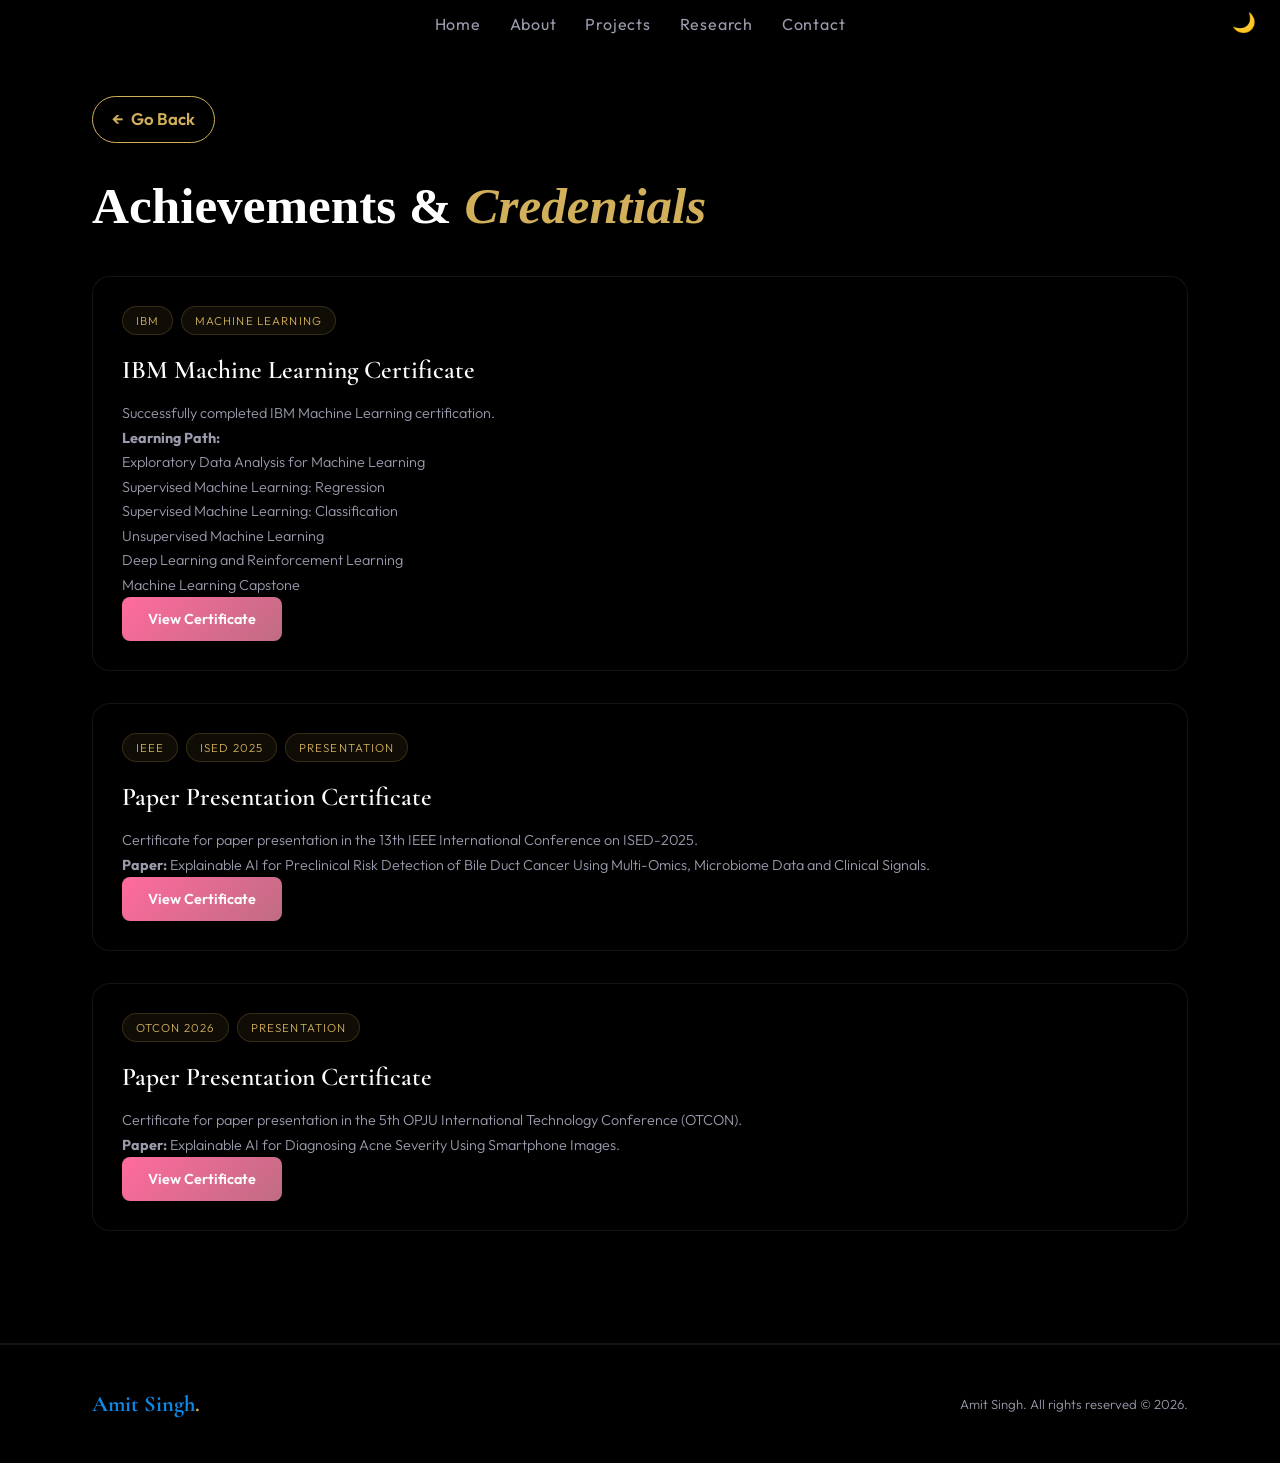
<file: amit portfolio/certificate.html>
<!DOCTYPE html>
<html lang="en">

<head>
  <meta charset="UTF-8" />
  <meta name="viewport" content="width=device-width, initial-scale=1.0" />
  <title>Certificates - Amit Singh</title>
  <link rel="stylesheet" href="style.css" />
  <link
    href="https://fonts.googleapis.com/css2?family=Cormorant+Garamond:wght@300;400;600;700&family=Outfit:wght@300;400;500;600&display=swap"
    rel="stylesheet" />
</head>

<body>
  <nav class="nav nav--visible" id="nav">
    <div class="container nav__container">

      <ul class="nav__links">
        <li><a href="index.html#home">Home</a></li>
        <li class="nav__dropdown">
          <a href="index.html#about">About</a>
          <ul class="nav__submenu">
            <li><a href="index.html#about">About</a></li>
            <li><a href="index.html#education">Education</a></li>
            <li><a href="index.html#skills">Skills</a></li>
          </ul>
        </li>
        <li><a href="index.html#projects">Projects</a></li>
        <li class="nav__dropdown">
          <a href="index.html#research">Research</a>
          <ul class="nav__submenu">
            <li><a href="index.html#research">Research</a></li>
            <li><a href="#certificates">Achievements</a></li>
          </ul>
        </li>
        <li><a href="index.html#contact">Contact</a></li>
      </ul>
      <button class="theme-toggle" id="themeToggle" title="Toggle dark/light mode">🌙</button>
      <div class="nav__hamburger" id="hamburger">
        <span></span><span></span><span></span>
      </div>
    </div>
  </nav>

  <section class="projects section" id="certificates" style="padding-top: 6rem; min-height: 100vh;">
    <div class="container">
      <a href="index.html" style="display: inline-flex; align-items: center; gap: 0.5rem; margin-bottom: 2rem; color: var(--gold); text-decoration: none; font-weight: 600; font-size: 1.05rem; transition: 0.3s; padding: 0.5rem 1.2rem; border: 1px solid var(--gold); border-radius: 50px;" onmouseover="this.style.background='var(--gold)'; this.style.color='var(--bg)'" onmouseout="this.style.background='transparent'; this.style.color='var(--gold)'">
        <span>&larr;</span> Go Back
      </a>
      <h1 class="section-title">Achievements & <em>Credentials</em></h1>


      <div class="projects__grid" style="grid-template-columns: 1fr; gap: 2rem;">
        <article class="project-card">
          <div class="project-card__body" style="min-height: 220px;">
            <div class="project-card__tags"><span>IBM</span><span>Machine Learning</span></div>
            <h3>IBM Machine Learning Certificate</h3>
            <p>Successfully completed IBM Machine Learning certification.</p>
            <p><strong>Learning Path:</strong><br />Exploratory Data Analysis for Machine Learning<br />Supervised
              Machine Learning: Regression<br />Supervised Machine Learning: Classification<br />Unsupervised Machine
              Learning<br />Deep Learning and Reinforcement Learning<br />Machine Learning Capstone</p>
            <button type="button" class="cert-view-btn" data-pdf="assets/research_paper/Final%20ML%20completetion.pdf"
              data-title="IBM Machine Learning Certificate" onclick="openCertificateModal(this)"
              style="display: inline-flex; align-items: center; justify-content: center; padding: 0; background: linear-gradient(135deg, #ff6b9d 0%, #c06c84 100%); color: white; border: none; border-radius: 8px; font-weight: 600; transition: 0.3s; font-size: 0.9rem; cursor: pointer; text-align: center; width: 160px; height: 44px; margin-top: auto;">View
              Certificate</button>
          </div>
        </article>

        <article class="project-card">
          <div class="project-card__body" style="min-height: 220px;">
            <div class="project-card__tags"><span>IEEE</span><span>ISED 2025</span><span>Presentation</span></div>
            <h3>Paper Presentation Certificate</h3>
            <p>Certificate for paper presentation in the 13th IEEE International Conference on ISED-2025.</p>
            <p><strong>Paper:</strong> Explainable AI for Preclinical Risk Detection of Bile Duct Cancer Using
              Multi-Omics, Microbiome Data and Clinical Signals.</p>
            <button type="button" class="cert-view-btn" data-pdf="assets/research_paper/certificate%20of%20paper%20662.pdf"
              data-title="Paper Presentation - IEEE ISED 2025" onclick="openCertificateModal(this)"
              style="display: inline-flex; align-items: center; justify-content: center; padding: 0; background: linear-gradient(135deg, #ff6b9d 0%, #c06c84 100%); color: white; border: none; border-radius: 8px; font-weight: 600; transition: 0.3s; font-size: 0.9rem; cursor: pointer; text-align: center; width: 160px; height: 44px; margin-top: auto;">View
              Certificate</button>
          </div>
        </article>

        <article class="project-card">
          <div class="project-card__body" style="min-height: 220px;">
            <div class="project-card__tags"><span>OTCON 2026</span><span>Presentation</span></div>
            <h3>Paper Presentation Certificate</h3>
            <p>Certificate for paper presentation in the 5th OPJU International Technology Conference (OTCON).</p>
            <p><strong>Paper:</strong> Explainable AI for Diagnosing Acne Severity Using Smartphone Images.</p>
            <button type="button" class="cert-view-btn" data-pdf="assets/research_paper/Paper%20Presentation%20(1).pdf"
              data-title="Paper Presentation - OTCON 2026" onclick="openCertificateModal(this)"
              style="display: inline-flex; align-items: center; justify-content: center; padding: 0; background: linear-gradient(135deg, #ff6b9d 0%, #c06c84 100%); color: white; border: none; border-radius: 8px; font-weight: 600; transition: 0.3s; font-size: 0.9rem; cursor: pointer; text-align: center; width: 160px; height: 44px; margin-top: auto;">View
              Certificate</button>
          </div>
        </article>
      </div>
    </div>
  </section>

  <footer class="footer">
    <div class="container footer__inner">
      <div class="footer__logo">Amit Singh<span class="dot">.</span></div>
      <p>Amit Singh. All rights reserved © 2026.</p>
    </div>
  </footer>

  <div id="certificateModal"
    style="display:none; position:fixed; z-index:9999; left:0; top:0; width:100%; height:100%; background-color:rgba(0,0,0,0.8);">
    <div
      style="position:relative; margin:auto; width:90%; max-width:900px; height:90%; top:5%; background-color:white; border-radius:12px; box-shadow:0 10px 50px rgba(0,0,0,0.3); overflow:hidden;">
      <div
        style="display:flex; justify-content:space-between; align-items:center; padding:20px; border-bottom:1px solid #eee; position:relative;">
        <h2 id="certificateModalTitle" style="margin:0; font-size:24px; color:#0e0e14;">Certificate PDF</h2>
        <div style="display:flex; gap:10px; align-items:center;">
          <a id="certificateDownload" href="assets/cv/Amit%20(updated%20cv).pdf" download="certificate.pdf"
            style="padding:10px 20px; background:#ff6b9d; color:white; border:none; border-radius:6px; cursor:pointer; text-decoration:none; font-weight:600;">⬇️
            Download</a>
          <span onclick="document.getElementById('certificateModal').style.display='none'"
            style="cursor:pointer; font-size:28px; font-weight:bold; color:#999; transition:color 0.3s; line-height:1;">×</span>
        </div>
      </div>
      <iframe id="certificateFrame" src="assets/cv/Amit%20(updated%20cv).pdf"
        style="width:100%; height:calc(100% - 70px); border:none; border-radius:0 0 12px 12px;"></iframe>
    </div>
  </div>

  <script src="script.js"></script>
</body>

</html>
</file>
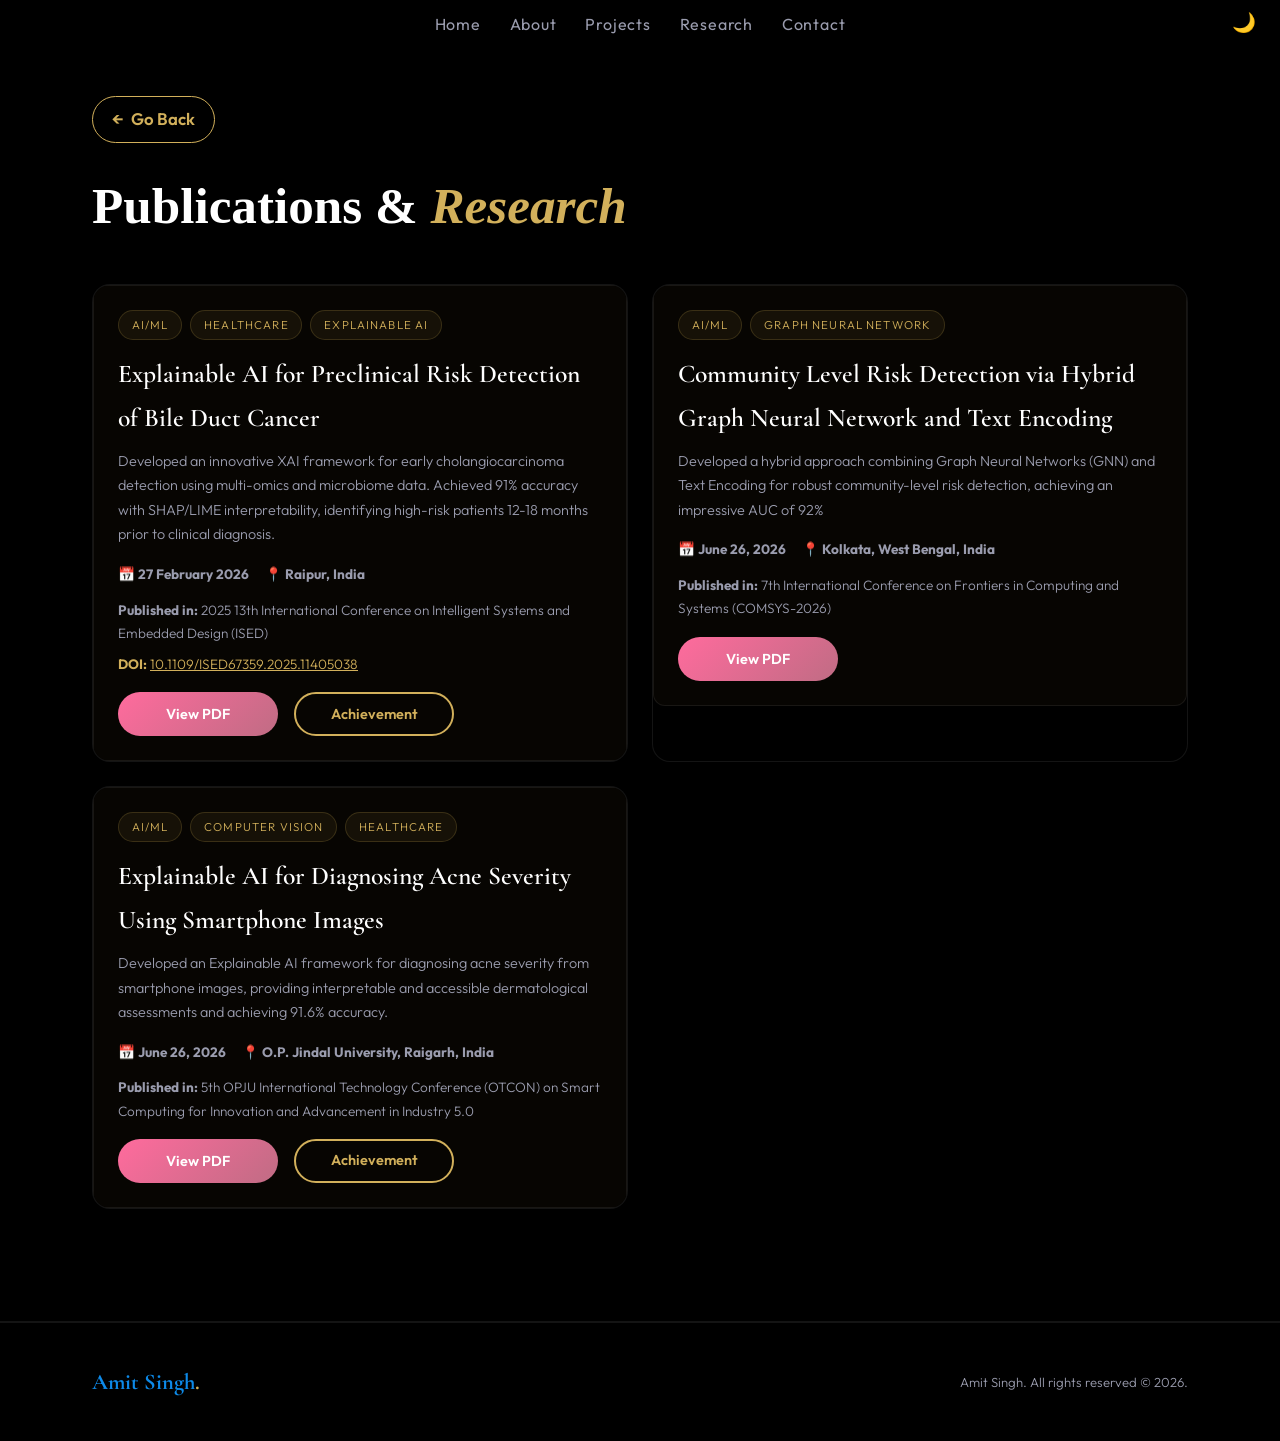
<file: amit portfolio/research.html>
<!DOCTYPE html>
<html lang="en">

<head>
  <meta charset="UTF-8" />
  <meta name="viewport" content="width=device-width, initial-scale=1.0" />
  <title>Research - Amit Singh</title>
  <link rel="stylesheet" href="style.css" />
  <link
    href="https://fonts.googleapis.com/css2?family=Cormorant+Garamond:wght@300;400;600;700&family=Outfit:wght@300;400;500;600&display=swap"
    rel="stylesheet" />
</head>

<body>
  <!-- ───── NAV ───── -->
  <nav class="nav nav--visible" id="nav">
    <div class="container nav__container">

      <ul class="nav__links">
        <li><a href="index.html#home">Home</a></li>
        <li class="nav__dropdown">
          <a href="index.html#about">About</a>
          <ul class="nav__submenu">
            <li><a href="index.html#about">About</a></li>
            <li><a href="index.html#education">Education</a></li>
            <li><a href="index.html#skills">Skills</a></li>
          </ul>
        </li>
        <li class="nav__dropdown">
          <a href="index.html#projects">Projects</a>
          <ul class="nav__submenu">
            <li><a href="minor-projects.html">Minor Projects</a></li>
            <li><a href="major-projects.html">Major Projects</a></li>
          </ul>
        </li>
        <li class="nav__dropdown">
          <a href="index.html#research">Research</a>
          <ul class="nav__submenu">
            <li><a href="research.html">Research</a></li>
            <li><a href="certificate.html">Achievements</a></li>
          </ul>
        </li>
        <li><a href="index.html#contact">Contact</a></li>
      </ul>
      <button class="theme-toggle" id="themeToggle" title="Toggle dark/light mode">🌙</button>
      <div class="nav__hamburger" id="hamburger">
        <span></span><span></span><span></span>
      </div>
    </div>
  </nav>

  <!-- ───── RESEARCH & PUBLICATIONS ───── -->
  <section class="projects section" id="research" style="padding-top: 6rem; min-height: 100vh;">
    <div class="container">
      <a href="index.html"
        style="display: inline-flex; align-items: center; gap: 0.5rem; margin-bottom: 2rem; color: var(--gold); text-decoration: none; font-weight: 600; font-size: 1.05rem; transition: 0.3s; padding: 0.5rem 1.2rem; border: 1px solid var(--gold); border-radius: 50px;"
        onmouseover="this.style.background='var(--gold)'; this.style.color='var(--bg)'"
        onmouseout="this.style.background='transparent'; this.style.color='var(--gold)'">
        <span>&larr;</span> Go Back
      </a>
      <h1 class="section-title">Publications & <em>Research</em></h1>
      <div class="projects__grid" style="margin-top: 3rem;">

        <div class="project-card">
          <div class="project-card__body"
            style="padding: 1.5rem; border: 1px solid rgba(255,255,255,0.07); border-radius: 12px; background: rgba(201,168,76,0.03);">
            <div class="project-card__tags"><span>AI/ML</span><span>Healthcare</span><span>Explainable AI</span></div>
            <h3>Explainable AI for Preclinical Risk Detection of Bile Duct Cancer</h3>
            <p>Developed an innovative XAI framework for early cholangiocarcinoma detection using multi-omics and
              microbiome data. Achieved 91% accuracy with SHAP/LIME interpretability, identifying high-risk patients
              12-18
              months prior to clinical diagnosis.</p>
            <div
              style="display: flex; flex-wrap: wrap; gap: 1rem; margin-top: 1rem; font-size: 0.85rem; color: var(--text-muted);">
              <span>📅 <strong>27 February 2026</strong></span>
              <span>📍 <strong>Raipur, India</strong></span>
            </div>
            <p style="margin-top: 0.8rem; font-size: 0.85rem; color: var(--text-muted);"><strong>Published in:</strong>
              2025 13th International Conference on Intelligent Systems and Embedded Design (ISED)</p>
            <p style="margin-top: 0.5rem; font-size: 0.85rem; color: var(--gold);"><strong>DOI:</strong>
              <a href="https://ieeexplore.ieee.org/document/11405038" target="_blank" style="color: inherit; text-decoration: underline;">10.1109/ISED67359.2025.11405038</a></p>
            <div style="display: flex; gap: 1rem; margin-top: 1rem; flex-wrap: wrap; align-items: center;">
              <button onclick="openPaperModal(this)" data-title="Explainable AI for Preclinical Risk Detection"
                data-pdf="assets/research_paper/Explainable_AI_for_Preclinical_Risk_Detection_of_Bile_Duct_Cancer_Using_Multi_Omics_and_Microbiome_Data___Copy_%20(2).pdf"
                style="display: inline-flex; align-items: center; justify-content: center; padding: 0; background: linear-gradient(135deg, #ff6b9d 0%, #c06c84 100%); color: white; border: none; border-radius: 50px; font-weight: 600; transition: 0.3s; font-size: 0.9rem; cursor: pointer; text-align: center; width: 160px; height: 44px;">View PDF</button>
              <a href="certificate.html"
                style="display: inline-flex; align-items: center; justify-content: center; padding: 0; background: transparent; color: var(--gold); border: 2px solid var(--gold); border-radius: 50px; text-decoration: none; font-weight: 600; transition: 0.3s; font-size: 0.9rem; cursor: pointer; text-align: center; width: 160px; height: 44px;">Achievement</a>
            </div>
          </div>
        </div>


        <div class="project-card">
          <div class="project-card__body"
            style="padding: 1.5rem; border: 1px solid rgba(255,255,255,0.07); border-radius: 12px; background: rgba(201,168,76,0.03);">
            <div class="project-card__tags"><span>AI/ML</span><span>Graph Neural Network</span></div>
            <h3>Community Level Risk Detection via Hybrid Graph Neural Network and Text Encoding</h3>
            <p>Developed a hybrid approach combining Graph Neural Networks (GNN) and Text Encoding for robust
              community-level risk detection, achieving an impressive AUC of 92%</p>
            <div
              style="display: flex; flex-wrap: wrap; gap: 1rem; margin-top: 1rem; font-size: 0.85rem; color: var(--text-muted);">
              <span>📅 <strong>June 26, 2026</strong></span>
              <span>📍 <strong>Kolkata, West Bengal, India</strong></span>
            </div>
            <p style="margin-top: 0.8rem; font-size: 0.85rem; color: var(--text-muted);"><strong>Published in:</strong>
              7th International Conference on Frontiers in Computing and Systems (COMSYS-2026)</p>
            <div style="display: flex; gap: 1rem; margin-top: 1rem; flex-wrap: nowrap; align-items: center;">
              <button onclick="openPaperModal(this)" data-title="Community Level Risk Detection"
                data-pdf="assets/research_paper/Community_Level_Risk_Detection_via_Hybrid_Graph_Neural_Network_and_Text_Encoding%20(1).pdf"
                style="display: inline-flex; align-items: center; justify-content: center; padding: 0; background: linear-gradient(135deg, #ff6b9d 0%, #c06c84 100%); color: white; border: none; border-radius: 50px; font-weight: 600; transition: 0.3s; font-size: 0.9rem; cursor: pointer; text-align: center; width: 160px; height: 44px;">View PDF</button>
            </div>
          </div>
        </div>

        <div class="project-card">
          <div class="project-card__body"
            style="padding: 1.5rem; border: 1px solid rgba(255,255,255,0.07); border-radius: 12px; background: rgba(201,168,76,0.03);">
            <div class="project-card__tags"><span>AI/ML</span><span>Computer Vision</span><span>Healthcare</span></div>
            <h3>Explainable AI for Diagnosing Acne Severity Using Smartphone Images</h3>
            <p>Developed an Explainable AI framework for diagnosing acne severity from smartphone images, providing
              interpretable and accessible dermatological assessments and achieving 91.6% accuracy.</p>
            <div
              style="display: flex; flex-wrap: wrap; gap: 1rem; margin-top: 1rem; font-size: 0.85rem; color: var(--text-muted);">
              <span>📅 <strong>June 26, 2026</strong></span>
              <span>📍 <strong>O.P. Jindal University, Raigarh, India</strong></span>
            </div>
            <p style="margin-top: 0.8rem; font-size: 0.85rem; color: var(--text-muted);"><strong>Published in:</strong>
              5th OPJU International Technology Conference (OTCON) on Smart Computing for Innovation and Advancement in
              Industry 5.0</p>
            <div style="display: flex; gap: 1rem; margin-top: 1rem; flex-wrap: wrap; align-items: center;">
              <button onclick="openPaperModal(this)" data-title="Explainable AI for Diagnosing Acne Severity"
                data-pdf="assets/research_paper/Explainable_AI_for_Diagnosing_Acne_Severity_Using_Smartphone_Images%20(1).pdf"
                style="display: inline-flex; align-items: center; justify-content: center; padding: 0; background: linear-gradient(135deg, #ff6b9d 0%, #c06c84 100%); color: white; border: none; border-radius: 50px; font-weight: 600; transition: 0.3s; font-size: 0.9rem; cursor: pointer; text-align: center; width: 160px; height: 44px;">View PDF</button>
              <a href="certificate.html"
                style="display: inline-flex; align-items: center; justify-content: center; padding: 0; background: transparent; color: var(--gold); border: 2px solid var(--gold); border-radius: 50px; text-decoration: none; font-weight: 600; transition: 0.3s; font-size: 0.9rem; cursor: pointer; text-align: center; width: 160px; height: 44px;">Achievement</a>
            </div>
          </div>
        </div>

      </div>
    </div>
  </section>

  <!-- ───── FOOTER ───── -->
  <footer class="footer">
    <div class="container footer__inner">
      <div class="footer__logo">Amit Singh<span class="dot">.</span></div>
      <p>Amit Singh. All rights reserved © 2026.</p>

    </div>
  </footer>

  <!-- ───── RESEARCH PAPER MODAL ───── -->
  <div id="paperModal"
    style="display:none; position:fixed; z-index:9999; left:0; top:0; width:100%; height:100%; background-color:rgba(0,0,0,0.8);">
    <div
      style="position:relative; margin:auto; width:90%; max-width:900px; height:90%; top:5%; background-color:white; border-radius:12px; box-shadow:0 10px 50px rgba(0,0,0,0.3);">
      <div
        style="display:flex; justify-content:space-between; align-items:center; padding:20px; border-bottom:1px solid #eee;">
        <h2 id="paperModalTitle" style="margin:0; font-size:24px; color:#0e0e14;">Research Paper - PDF</h2>
        <div style="display:flex; gap:10px; align-items:center;">
          <a id="paperDownload"
            href="assets/research_paper/Explainable_AI_for_Preclinical_Risk_Detection_of_Bile_Duct_Cancer_Using_Multi_Omics_and_Microbiome_Data___Copy_%20(2).pdf"
            download="Explainable_AI_Bile_Duct_Cancer.pdf"
            style="padding:10px 20px; background:#ff6b9d; color:white; border:none; border-radius:6px; cursor:pointer; text-decoration:none; font-weight:600;">⬇️
            Download Paper</a>
          <span onclick="closePaperModal()"
            style="cursor:pointer; font-size:28px; font-weight:bold; color:#999; transition:color 0.3s; line-height:1;">×</span>
        </div>
      </div>
      <iframe id="paperFrame"
        src="assets/research_paper/Explainable_AI_for_Preclinical_Risk_Detection_of_Bile_Duct_Cancer_Using_Multi_Omics_and_Microbiome_Data___Copy_%20(2).pdf"
        style="width:100%; height:calc(100% - 70px); border:none; border-radius:0 0 12px 12px;"></iframe>
    </div>
  </div>

  <script src="script.js"></script>
</body>

</html>
</file>
<file: amit portfolio/style.css>
/* ═══════════════════════════════════════
   PORTFOLIO — DARK MODERN
   style.css
═══════════════════════════════════════ */

/* ── VARIABLES ── */
:root {
  --bg: #000000;
  --bg2: #000000;
  --bg3: #000000;
  --hero-frame-bg: linear-gradient(180deg, var(--bg), var(--bg2));
  --border: rgba(255, 255, 255, 0.08);
  --gold: #d2b05b;
  --gold-lt: #e8ca77;
  --text: #f0f0f5;
  --text-muted: #9a9cae;
  --white: #ffffff;
  --radius: 10px;
  --radius-lg: 18px;
  --font-head: 'Cormorant Garamond', serif;
  --font-body: 'Outfit', sans-serif;
  --transition: 0.3s cubic-bezier(0.4, 0, 0.2, 1);
}

/* ── LIGHT MODE VARIABLES ── */
body.light-mode {
  --bg: #fbfbfc;
  --bg2: #ffffff;
  --bg3: #f2f2f4;
  --border: rgba(0, 0, 0, 0.06);
  --gold: #b28a2a;
  --gold-lt: #cba342;
  --text: #1d1d20;
  --text-muted: #6a6a75;
  --white: #000000;
}

/* ── RESET ── */
*,
*::before,
*::after {
  box-sizing: border-box;
  margin: 0;
  padding: 0;
}

html {
  scroll-behavior: smooth;
  font-size: 16px;
}

body {
  background: var(--bg);
  color: var(--text);
  font-family: var(--font-body);
  font-weight: 300;
  line-height: 1.7;
  overflow-x: hidden;
  transition: background 0.4s ease, color 0.4s ease;
}

a {
  color: inherit;
  text-decoration: none;
}

img {
  max-width: 100%;
  display: block;
}

ul {
  list-style: none;
}

input,
textarea,
button {
  font-family: var(--font-body);
}

/* ── CONTAINER ── */
.container {
  max-width: 1160px;
  margin: 0 auto;
  padding: 0 2rem;
}

/* ── SECTION BASICS ── */
.section {
  padding: 7rem 0;
  border-bottom: 1px solid var(--border);
}

.section-label {
  font-size: 1rem;
  font-weight: 500;
  letter-spacing: 0.2em;
  text-transform: uppercase;
  color: var(--gold);
  margin-bottom: 1.2rem;
}

.section-title {
  font-family: 'Times New Roman', serif;
  font-size: clamp(2.2rem, 4vw, 3.4rem);
  font-weight: 600;
  line-height: 1.2;
  color: var(--white);
  margin-bottom: 2.5rem;
}

.section-title em {
  font-style: italic;
  color: var(--gold);
}

/* ── THEME TOGGLE ── */
.theme-toggle {
  background: none;
  border: none;
  color: var(--text);
  width: auto;
  height: auto;
  font-size: 1.2rem;
  cursor: pointer;
  transition: var(--transition);
  display: flex;
  align-items: center;
  justify-content: center;
  position: absolute;
  right: 1.5rem;
  z-index: 100;
  padding: 0;
  pointer-events: auto;
}

.theme-toggle:hover {
  color: var(--gold);
}

/* ── BUTTONS ── */
.btn {
  display: inline-flex;
  align-items: center;
  gap: 0.5rem;
  padding: 0.75rem 1.8rem;
  border-radius: 8px;
  font-size: 0.95rem;
  font-weight: 500;
  cursor: pointer;
  transition: all 0.2s ease-in-out;
  letter-spacing: 0.01em;
  border: 1px solid transparent;
}

.btn--primary {
  background: var(--gold);
  color: var(--bg);
  box-shadow: 0 2px 8px rgba(0, 0, 0, 0.1);
}

.btn--primary:hover {
  background: var(--gold-lt);
  transform: translateY(-1px);
  box-shadow: 0 4px 14px rgba(0, 0, 0, 0.15);
}

body.light-mode .btn--primary {
  color: #ffffff;
}

.btn--outline {
  background: transparent;
  color: var(--text);
  border: 1px solid var(--border);
}

.btn--outline:hover {
  border-color: var(--gold);
  color: var(--gold);
  background: rgba(210, 176, 91, 0.05);
}

.btn--secondary {
  background: var(--bg2);
  color: var(--text);
  border: 1px solid var(--border);
}

.btn--secondary:hover {
  transform: translateY(-1px);
  box-shadow: 0 4px 14px rgba(0, 0, 0, 0.08);
  border-color: var(--gold);
}

.btn--full {
  width: 100%;
  justify-content: center;
}

/* ── SOCIAL LINKS HOVER ── */
.socials a {
  cursor: pointer;
  transition: var(--transition);
}

.socials a:hover {
  transform: translateY(-2px);
  box-shadow: 0 4px 12px rgba(0, 0, 0, 0.2);
  opacity: 0.9;
}


/* ═══════════════════════════════════════
   NAV
═══════════════════════════════════════ */
.nav {
  position: fixed;
  top: 3px;
  left: 0;
  right: 0;
  z-index: 1000;
  display: block;
  padding: 3px;
  background: transparent;
  transition: background 0.4s, box-shadow 0.4s, backdrop-filter 0.4s, opacity 0.35s ease, transform 0.35s ease;
  opacity: 0;
  transform: translateY(-110%);
  pointer-events: none;
}

.nav.scrolled {
  background: transparent;
}

.nav.nav--visible {
  opacity: 1;
  transform: translateY(0);
  pointer-events: auto;
}

.nav__container {
  display: flex;
  align-items: center;
  justify-content: center;
  width: 100%;
  gap: 1rem;
}

.nav__links {
  padding-top: 5px;
  display: flex;
  gap: 1.8rem;
}

.nav__links.mobile-open {
  flex-direction: column;
  position: absolute;
  top: 70px;
  right: 1.5rem;
  background: var(--bg2);
  /* Solid background instead of transparent blur */
  backdrop-filter: none;
  /* Removed blur */
  border: 1px solid var(--border);
  border-radius: 12px;
  padding: 1rem 1.5rem;
  z-index: 999;
  gap: 1rem;
}

body.light-mode .nav__links.mobile-open {
  background: transparent;
}

.nav__links a {
  font-size: 1rem;
  font-weight: 400;
  color: var(--text-muted);
  transition: color var(--transition);
  letter-spacing: 0.05em;
}

.nav__links a:hover {
  color: var(--gold);
}

.nav__dropdown {
  position: relative;
}

.nav__submenu {
  position: absolute;
  top: calc(100% + 0.65rem);
  left: 0;
  visibility: hidden;
  opacity: 0;
  transition: opacity 0.3s ease, visibility 0s linear 1s;
  min-width: 180px;
  padding: 0.45rem;
  border-radius: 10px;
  background: transparent;
  border: none;
  box-shadow: none;
  z-index: 1001;
}

.nav__submenu::before {
  content: '';
  position: absolute;
  top: -1.5rem;
  left: 0;
  width: 100%;
  height: 1.5rem;
}

.nav__submenu li {
  width: 100%;
}

.nav__submenu a {
  display: block;
  padding: 0.45rem 0.7rem;
  border-radius: 8px;
  color: var(--text);
  /* Makes submenu items much brighter and easily visible */
}

.nav__submenu a:hover {
  background: rgba(201, 168, 76, 0.14);
}

.nav__dropdown:hover .nav__submenu,
.nav__dropdown:focus-within .nav__submenu {
  visibility: visible;
  opacity: 1;
  transition: opacity 0.3s ease, visibility 0s linear 0s;
}

body.light-mode .nav__submenu {
  background: transparent;
  border: none;
  box-shadow: none;
}

.nav__cta {
  padding: 0.55rem 1.4rem;
  border-radius: 50px;
  background: transparent;
  border: 1px solid var(--gold);
  color: var(--gold);
  font-size: 0.85rem;
  cursor: pointer;
  transition: var(--transition);
}

.nav__cta:hover {
  background: var(--gold);
  color: var(--bg);
}

.nav__hamburger {
  display: none;
  flex-direction: column;
  gap: 5px;
  cursor: pointer;
  z-index: 101;
  background: none;
  border: none;
  padding: 0;
  position: relative;
  pointer-events: auto;
  transition: var(--transition);
}

.nav__hamburger:hover {
  opacity: 0.7;
}

.nav__hamburger span {
  display: block;
  width: 24px;
  height: 2px;
  background: var(--text);
  border-radius: 2px;
  transition: var(--transition);
}

.dot {
  color: var(--gold);
}


/* ═══════════════════════════════════════
   HERO
═══════════════════════════════════════ */
.hero {
  min-height: 100vh;
  display: flex;
  align-items: center;
  justify-content: space-between;
  padding: 7rem 8% 0;
  position: relative;
  overflow: hidden;
  gap: 2rem;
  width: 100%;
  margin: 0 auto;
  isolation: isolate;
  border-bottom: 1px solid var(--border);
}

.hero::before {
  display: none;
}

body.light-mode .hero::before {
  background: none;
}

.hero__bg {
  position: absolute;
  inset: 0;
  pointer-events: none;
  overflow: hidden;
  z-index: 1;
}

.orb {
  position: absolute;
  border-radius: 50%;
  filter: blur(100px);
  opacity: 0.12;
}

.orb--1 {
  width: 500px;
  height: 500px;
  background: var(--gold);
  top: -100px;
  right: -100px;
  animation: orb-float 8s ease-in-out infinite;
}

.orb--2 {
  width: 400px;
  height: 400px;
  background: #6a5acd;
  bottom: -50px;
  left: 10%;
  animation: orb-float 10s ease-in-out infinite reverse;
}

@keyframes orb-float {

  0%,
  100% {
    transform: translate(0, 0);
  }

  50% {
    transform: translate(30px, -30px);
  }
}

.hero__content {
  flex: 0 0 50%;
  max-width: 50%;
  position: relative;
  z-index: 10;
  animation: fade-up 0.9s ease both;
  text-align: left;
  display: flex;
  flex-direction: column;
  align-items: flex-start;
  padding-bottom: 4rem;
}

.hero__eyebrow {
  font-size: 0.9rem;
  color: var(--text-muted);
  margin-bottom: 1.2rem;
  letter-spacing: 0.05em;
}

.hero__title {
  font-family: var(--font-head);
  font-size: clamp(3rem, 6vw, 5.5rem);
  font-weight: 600;
  line-height: 1.1;
  color: var(--white);
  margin-bottom: 0.8rem;
}

.hero__title .highlight {
  color: var(--gold);
  font-style: italic;
}

.hero__sub {
  font-size: 1rem;
  color: var(--gold);
  letter-spacing: 0.18em;
  text-transform: uppercase;
  font-weight: 400;
  margin-bottom: 1.4rem;
}

.hero__desc {
  font-family: 'Times New Roman', serif;
  font-size: 1.06rem;
  color: var(--text-muted);
  max-width: 480px;
  margin: 0 0 2.4rem 0;
  line-height: 1.8;
}

.hero__actions {
  display: flex;
  gap: 1rem;
  flex-wrap: wrap;
  margin-bottom: 3rem;
  justify-content: flex-start;
}

.hero__stats {
  display: flex;
  align-items: center;
  gap: 1.5rem;
}

.stat {
  text-align: center;
}

.stat__num {
  display: block;
  font-family: var(--font-head);
  font-size: 1.8rem;
  font-weight: 700;
  color: var(--white);
  line-height: 1;
}

.stat__label {
  font-size: 0.75rem;
  color: var(--text-muted);
  text-transform: uppercase;
  letter-spacing: 0.1em;
}

.stat__divider {
  width: 1px;
  height: 36px;
  background: var(--border);
}

.hero__image-wrap {
  position: absolute;
  right: 4%;
  bottom: 12%;
  width: 45%;
  height: 90vh;
  z-index: 1;
  animation: fade-up 0.9s 0.2s ease both;
  pointer-events: none;
  display: flex;
  justify-content: flex-end;
  align-items: flex-end;
}

.hero__image-frame {
  display: inline-block;
  position: relative;
  border-radius: 24px;
  overflow: hidden;
  box-shadow: 0 15px 40px rgba(0, 0, 0, 0.4);
}

.hero__image-frame::after {
  content: '';
  position: absolute;
  inset: 0;
  background: linear-gradient(to top, rgba(10, 10, 15, 0.6), transparent 50%);
  pointer-events: none;
}

body.light-mode .hero__image-frame::after {
  background: linear-gradient(to top, rgba(26, 26, 36, 0.4), transparent 50%);
}

.hero__img {
  max-width: 100%;
  height: auto;
  max-height: 85vh;
  object-fit: contain;
  display: block;
  pointer-events: auto;
  transition: transform 0.6s ease;
}

.hero__img:hover {
  transform: scale(1.04);
}

.hero__badge {
  position: absolute;
  bottom: -1rem;
  left: 50%;
  transform: translateX(-50%);
  background: var(--bg3);
  border: 1px solid var(--border);
  border-radius: 50px;
  padding: 0.55rem 1.2rem;
  font-size: 0.82rem;
  white-space: nowrap;
  display: flex;
  align-items: center;
  gap: 0.6rem;
  box-shadow: 0 8px 32px rgba(0, 0, 0, 0.4);
}

.badge-dot {
  width: 8px;
  height: 8px;
  background: #4ade80;
  border-radius: 50%;
  animation: pulse-dot 2s infinite;
}

@keyframes pulse-dot {

  0%,
  100% {
    box-shadow: 0 0 0 0 rgba(74, 222, 128, 0.4);
  }

  50% {
    box-shadow: 0 0 0 6px rgba(74, 222, 128, 0);
  }
}

.scroll-hint {
  position: absolute;
  bottom: 2.5rem;
  left: 50%;
  transform: translateX(-50%);
  display: flex;
  flex-direction: column;
  align-items: center;
  gap: 0.5rem;
  font-size: 0.7rem;
  letter-spacing: 0.15em;
  text-transform: uppercase;
  color: var(--text-muted);
  opacity: 0.6;
}

.scroll-line {
  width: 1px;
  height: 50px;
  background: linear-gradient(to bottom, var(--gold), transparent);
  animation: scroll-down 1.5s ease-in-out infinite;
}

@keyframes scroll-down {
  0% {
    transform: scaleY(0);
    transform-origin: top;
  }

  50% {
    transform: scaleY(1);
    transform-origin: top;
  }

  51% {
    transform: scaleY(1);
    transform-origin: bottom;
  }

  100% {
    transform: scaleY(0);
    transform-origin: bottom;
  }
}


/* ═══════════════════════════════════════
   ABOUT
═══════════════════════════════════════ */
.about {
  background: var(--bg2);
}

.about__grid {
  display: grid;
  grid-template-columns: 1fr 1fr;
  gap: 5rem;
  align-items: center;
}

.about__visual {
  position: relative;
}

.about__img-wrap {
  position: relative;
  border-radius: var(--radius-lg);
  overflow: hidden;
}

.about__img-wrap img {
  width: 100%;
  height: 600px;
  object-fit: cover;
  object-position: top center;
  /* Prevents head from cropping by anchoring to the top */
  margin-bottom: -45px;
  /* Pulls the bottom border up to hide the transparent gap in the PNG file */
  display: block;
  transition: transform 0.6s ease;
  align-self: center;
}

.about__img-wrap:hover img {
  transform: scale(1.04);
}

.about__img-overlay {
  position: absolute;
  inset: 0;
  background: linear-gradient(to top, rgba(10, 10, 15, 0.6), transparent 50%);
}

body.light-mode .about__img-overlay {
  background: linear-gradient(to top, rgba(26, 26, 36, 0.4), transparent 50%);
}

.about__exp-card {
  position: absolute;
  bottom: -1.5rem;
  right: -1.5rem;
  background: var(--gold);
  color: var(--bg);
  padding: 1.5rem 2rem;
  border-radius: var(--radius);
  text-align: center;
  box-shadow: 0 16px 40px rgba(201, 168, 76, 0.25);
}

body.light-mode .about__exp-card {
  color: #1a1a24;
}

.exp-num {
  display: block;
  font-family: var(--font-head);
  font-size: 2.5rem;
  font-weight: 700;
  line-height: 1;
}

.exp-text {
  font-size: 0.75rem;
  font-weight: 500;
  text-transform: uppercase;
  letter-spacing: 0.08em;
  line-height: 1.4;
  opacity: 0.8;
}

.about__content p {
  color: var(--text-muted);
  font-size: 1.02rem;
  margin-bottom: 1.2rem;
}

.about__tags {
  display: flex;
  flex-wrap: wrap;
  gap: 0.6rem;
  margin: 1.8rem 0 2rem;
}

.tag {
  padding: 0.4rem 1rem;
  border: 1px solid var(--border);
  border-radius: 50px;
  font-size: 0.8rem;
  color: var(--text-muted);
  transition: var(--transition);
}

.tag:hover {
  border-color: var(--gold);
  color: var(--gold);
}


/* ═══════════════════════════════════════
   EDUCATION / TIMELINE
═══════════════════════════════════════ */
.education {
  position: relative;
  background: linear-gradient(180deg, var(--bg) 0%, var(--bg2) 100%);
}

.education__timeline {
  position: relative;
  max-width: 920px;
  margin: 0 auto;
  padding-top: 0.5rem;
}

.education__timeline::before {
  content: '';
  position: absolute;
  left: 118px;
  top: 0;
  bottom: 0;
  width: 2px;
  background: linear-gradient(to bottom, transparent, rgba(201, 168, 76, 0.45), transparent);
}

.education-item {
  display: grid;
  grid-template-columns: 120px minmax(0, 1fr);
  gap: 1.5rem;
  align-items: start;
  position: relative;
  margin-bottom: 2rem;
}

.education-item:last-child {
  margin-bottom: 0;
}

.education-item__node {
  position: relative;
  display: flex;
  justify-content: center;
  padding-top: 0.15rem;
}

.education-item__node::before {
  display: none;
}

.education-item__node span {
  display: inline-flex;
  align-items: center;
  justify-content: center;
  min-width: 9px;
  padding: 0.55rem 0.9rem;
  border-radius: 999px;
  background: var(--bg3);
  border: 1px solid rgba(147, 123, 54, 0.18);
  color: var(--gold);
  font-size: 0.85rem;
  font-weight: 600;
  letter-spacing: 0.05em;
  box-shadow: 0 10px 30px rgba(0, 0, 0, 0.2);
}

.education-card {
  position: relative;
  overflow: hidden;
  background: var(--bg2);
  border: 1px solid var(--border);
  border-radius: var(--radius-lg);
  padding: 1.6rem 1.8rem;
  box-shadow: 0 4px 20px rgba(0, 0, 0, 0.05);
  transition: all 0.3s ease;
}

.education-card::before {
  content: '';
  position: absolute;
  inset: 0 auto 0 0;
  width: 4px;
  background: linear-gradient(to bottom, var(--gold-lt-gold), transparent);
}

.education-card:hover {
  transform: translateY(-2px);
  border-color: rgba(201, 168, 76, 0.2);
  box-shadow: 0 8px 30px rgba(0, 0, 0, 0.08);
}

.education-card h3 {
  font-family: var(--font-head);
  font-size: 1.7rem;
  font-weight: 600;
  line-height: 1.2;
  color: var(--gold);
  margin-bottom: 0.8rem;
}

.education-card p {
  color: var(--text-muted);
  margin-bottom: 1.1rem;
}

.education-card__meta {
  display: flex;
  flex-wrap: wrap;
  gap: 0.75rem;
  margin-bottom: 1.2rem;
}

.education-card__meta span {
  display: inline-flex;
  align-items: center;
  padding: 0.4rem;
  border-radius: 99px;
  border: 1px solid rgba(201, 168, 76, 0.18);
  background: rgba(201, 168, 76, 0.08);
  color: var(--gold);
  font-size: 0.7rem;
  letter-spacing: 0.08em;
  text-transform: uppercase;
}

.education-card__meta .marksheet-link {
  display: inline-flex;
  align-items: center;
  justify-content: center;
  padding: 0.5rem 0.95rem;
  border-radius: 999px;
  border: none;
  background: linear-gradient(90deg, rgba(255, 193, 7, 0.12), rgba(201, 168, 76, 0.14));
  color: #fff;
  background-color: var(--gold);
  color: var(--bg);
  font-size: 0.82rem;
  letter-spacing: 0.04em;
  text-transform: none;
  text-decoration: none;
  font-weight: 700;
  box-shadow: 0 8px 20px rgba(201, 168, 76, 0.18);
}

.education-card__meta .view-marksheet-btn {
  min-width: 132px;
}

.education-card__meta .marksheet-link:hover {
  transform: translateY(-2px);
  background-color: var(--gold-lt);
  box-shadow: 0 12px 28px rgba(201, 168, 76, 0.22);
}

body.light-mode .education-card__meta .marksheet-link {
  background-color: var(--gold);
  color: #1a1a24;
}

.certificate-btn {
  border: 1px solid rgba(201, 168, 76, 0.18);
  background: transparent;
  color: var(--gold);
  padding: 0.65rem 1rem;
  border-radius: 999px;
  font-size: 0.9rem;
  font-weight: 600;
  cursor: pointer;
  transition: var(--transition);
  box-shadow: none;
}

body.light-mode .certificate-btn {
  color: #1a1a24;
}

.certificate-btn:hover {
  transform: translateY(-2px);
  background: rgba(201, 168, 76, 0.08);
  box-shadow: 0 8px 20px rgba(201, 168, 76, 0.12);
}


/* ═══════════════════════════════════════
   SKILLS
═══════════════════════════════════════ */
.skills__grid {
  display: grid;
  grid-template-columns: repeat(3, 1fr);
  gap: 1.5rem;
}

.skill-card {
  background: var(--bg3);
  border: 1px solid var(--border);
  border-radius: var(--radius);
  padding: 2rem;
  transition: var(--transition);
  position: relative;
  overflow: hidden;
}

.skill-card::before {
  content: '';
  position: absolute;
  top: 0;
  left: 0;
  right: 0;
  height: 2px;
  background: linear-gradient(90deg, var(--gold), transparent);
  transform: scaleX(0);
  transform-origin: left;
  transition: transform 0.4s ease;
}

.skill-card:hover {
  border-color: rgba(201, 168, 76, 0.2);
  transform: translateY(-4px);
  box-shadow: 0 12px 40px rgba(0, 0, 0, 0.4);
}

.skill-card:hover::before {
  transform: scaleX(1);
}

.skill-card__icon {
  font-size: 2rem;
  margin-bottom: 1rem;
}

.skill-card h3 {
  font-family: var(--font-head);
  font-size: 1.3rem;
  font-weight: 600;
  color: var(--white);
  margin-bottom: 0.7rem;
}

.skill-card p {
  font-size: 0.88rem;
  color: var(--text-muted);
  margin-bottom: 1.4rem;
  line-height: 1.7;
}

.skill-bar {
  height: 4px;
  background: rgba(255, 255, 255, 0.06);
  border-radius: 4px;
  overflow: hidden;
  margin-bottom: 0.4rem;
}

.skill-bar__fill {
  height: 100%;
  background: linear-gradient(90deg, var(--gold), var(--gold-lt));
  border-radius: 4px;
  width: 0;
  transition: width 1.2s cubic-bezier(0.4, 0, 0.2, 1);
}

.skill-percent {
  font-size: 0.78rem;
  color: var(--gold);
  font-weight: 500;
}


/* ═══════════════════════════════════════
   PROJECTS
═══════════════════════════════════════ */
.projects {
  background: var(--bg2);
}

.projects__grid {
  display: grid;
  grid-template-columns: repeat(2, 1fr);
  gap: 1.5rem;
}

.project-card {
  background: var(--bg3);
  border: 1px solid var(--border);
  border-radius: var(--radius-lg);
  overflow: hidden;
  transition: var(--transition);
}

.project-card:hover {
  border-color: rgba(201, 168, 76, 0.2);
  transform: translateY(-5px);
  box-shadow: 0 20px 50px rgba(0, 0, 0, 0.5);
}

.project-card--featured {
  grid-column: span 2;
  display: grid;
  grid-template-columns: 1.4fr 1fr;
}

.project-card__img {
  position: relative;
  overflow: hidden;
}

.project-card--featured .project-card__img {
  height: 100%;
  min-height: 320px;
}

.project-card:not(.project-card--featured) .project-card__img {
  height: 220px;
}

.project-card__img img {
  width: 100%;
  height: 100%;
  object-fit: cover;
  transition: transform 0.5s ease;
}

.project-card:hover .project-card__img img {
  transform: scale(1.06);
}

.project-card__overlay {
  position: absolute;
  inset: 0;
  background: rgba(10, 10, 15, 0.6);
  display: flex;
  align-items: center;
  justify-content: center;
  opacity: 0;
  transition: opacity 0.3s ease;
}

body.light-mode .project-card__overlay {
  background: rgba(26, 26, 36, 0.4);
}

.project-card:hover .project-card__overlay {
  opacity: 1;
}

.project-link {
  background: var(--gold);
  color: var(--bg);
  padding: 0.7rem 1.6rem;
  border-radius: 50px;
  font-size: 0.88rem;
  font-weight: 500;
  transform: translateY(10px);
  transition: transform 0.3s ease, background 0.3s ease;
}

body.light-mode .project-link {
  color: #1a1a24;
}

.project-card:hover .project-link {
  transform: translateY(0);
}

.project-card__body {
  padding: 1.8rem;
  display: flex;
  flex-direction: column;
  justify-content: center;
}

.project-card__tags {
  display: flex;
  gap: 0.5rem;
  flex-wrap: wrap;
  margin-bottom: 0.8rem;
}

.project-card__tags span {
  font-size: 0.72rem;
  letter-spacing: 0.1em;
  text-transform: uppercase;
  color: var(--gold);
  background: rgba(201, 168, 76, 0.08);
  border: 1px solid rgba(201, 168, 76, 0.2);
  padding: 0.25rem 0.8rem;
  border-radius: 50px;
}

.project-card__body h3 {
  font-family: var(--font-head);
  font-size: 1.6rem;
  font-weight: 600;
  color: var(--white);
  margin-bottom: 0.6rem;
}

.project-card__body p {
  font-size: 0.9rem;
  color: var(--text-muted);
  line-height: 1.7;
}

/* ═══════════════════════════════════════
   CONTACT
═══════════════════════════════════════ */
.contact {
  background: var(--bg2);
}

.contact__desc {
  color: var(--text-muted);
  font-size: 1.05rem;
  margin-bottom: 3rem;
  max-width: 520px;
}

.contact__grid {
  display: grid;
  grid-template-columns: 1fr 1.6fr;
  gap: 5rem;
  align-items: start;
}

.contact__info {
  display: flex;
  flex-direction: column;
  gap: 2rem;
}

.contact-item {
  display: flex;
  align-items: flex-start;
  gap: 1.2rem;
}

.contact-item__icon {
  font-size: 1.4rem;
  margin-top: 0.1rem;
}

.contact-item__label {
  display: block;
  font-size: 0.72rem;
  text-transform: uppercase;
  letter-spacing: 0.12em;
  color: var(--gold);
  margin-bottom: 0.25rem;
}

.contact-item a,
.contact-item span {
  font-size: 0.95rem;
  color: var(--text);
}

.socials {
  display: flex;
  gap: 1rem;
  flex-wrap: wrap;
}

.socials a {
  color: var(--text-muted);
  font-size: 0.9rem;
  transition: color var(--transition);
}

.socials a:hover {
  color: var(--gold);
}

.contact__form {
  display: flex;
  flex-direction: column;
  gap: 1.2rem;
}

.form-row {
  display: grid;
  grid-template-columns: 1fr 1fr;
  gap: 1.2rem;
}

.form-group {
  display: flex;
  flex-direction: column;
  gap: 0.5rem;
}

.form-group label {
  font-size: 0.8rem;
  letter-spacing: 0.08em;
  text-transform: uppercase;
  color: var(--text-muted);
}

.form-group input,
.form-group textarea {
  background: var(--bg);
  border: 1px solid rgba(201, 168, 76, 0.3);
  border-radius: 20px;
  padding: 1.1rem 1.4rem;
  color: var(--text);
  font-size: 0.95rem;
  outline: none;
  transition: all 0.3s ease;
  resize: vertical;
  box-shadow: inset 6px 6px 12px rgba(0, 0, 0, 0.5),
    inset -6px -6px 12px rgba(255, 255, 255, 0.02);
}

.form-group input::placeholder,
.form-group textarea::placeholder {
  color: rgba(136, 136, 160, 0.6);
  font-weight: 400;
}

.form-group input:focus,
.form-group textarea:focus {
  border-color: rgba(201, 168, 76, 0.4);
  box-shadow: inset 6px 6px 12px rgba(0, 0, 0, 0.6),
    inset -6px -6px 12px rgba(255, 255, 255, 0.03),
    0 0 12px rgba(201, 168, 76, 0.15);
}

.form-success {
  padding: 0.9rem 1.2rem;
  background: rgba(74, 222, 128, 0.08);
  border: 1px solid rgba(74, 222, 128, 0.2);
  border-radius: var(--radius);
  font-size: 0.88rem;
  color: #4ade80;
  text-align: center;
}


/* ═══════════════════════════════════════
   FOOTER
═══════════════════════════════════════ */
.footer {
  background: var(--bg);
  border-top: 1px solid var(--border);
  padding: 2.5rem 0;
}

.footer__inner {
  display: flex;
  align-items: center;
  justify-content: space-between;
  flex-wrap: wrap;
  gap: 1rem;
}

.footer__logo {
  font-family: var(--font-head);
  font-size: 1.4rem;
  font-weight: 700;
  color: rgb(13, 138, 233);
}

.footer p {
  font-size: 0.82rem;
  color: var(--text-muted);
}

.footer__links {
  display: flex;
  gap: 1.8rem;
}

.footer__links a {
  font-size: 0.82rem;
  color: var(--text-muted);
  transition: color var(--transition);
}

.footer__links a:hover {
  color: var(--gold);
}


/* ═══════════════════════════════════════
   ANIMATIONS
═══════════════════════════════════════ */
@keyframes fade-up {
  from {
    opacity: 0;
    transform: translateY(30px);
  }

  to {
    opacity: 1;
    transform: translateY(0);
  }
}

.reveal {
  opacity: 0;
  transform: translateY(30px);
  transition: opacity 0.7s ease, transform 0.7s ease;
}

.reveal.visible {
  opacity: 1;
  transform: none;
}


/* ═══════════════════════════════════════
   TOOLS / SKILLS ICONS
═══════════════════════════════════════ */
.tools-grid {
  display: grid;
  grid-template-columns: repeat(auto-fit, minmax(60px, 1fr));
  gap: 2rem;
  justify-items: center;
}

.skills-block {
  margin-bottom: 4.5rem;
}

.skills-block__label {
  font-size: 1rem;
  font-weight: 500;
  letter-spacing: 0.08em;
  text-transform: uppercase;
  color: var(--text-muted);
  margin-bottom: 1.5rem;
  display: block;
}

.tool-icon-card {
  width: 90px;
  height: 90px;
  background: var(--bg2);
  border: 1px solid var(--border);
  border-radius: var(--radius);
  display: flex;
  align-items: center;
  justify-content: center;
  cursor: pointer;
  box-shadow: 0 2px 10px rgba(0, 0, 0, 0.02);
  transition: all 0.25s ease;
  position: relative;
}

.tool-icon-card:hover {
  border-color: rgba(201, 168, 76, 0.3);
  transform: translateY(-2px);
  box-shadow: 0 4px 15px rgba(0, 0, 0, 0.06);
}

.tool-icon-card img {
  width: 36px;
  height: 36px;
  object-fit: contain;
}

.tool-icon-card[data-tooltip]::after {
  content: attr(data-tooltip);
  position: absolute;
  bottom: 100%;
  margin-bottom: 0.6rem;
  background: var(--bg2);
  border: 1px solid var(--border);
  color: var(--text);
  padding: 0.4rem 0.8rem;
  border-radius: 6px;
  font-size: 0.75rem;
  white-space: nowrap;
  opacity: 0;
  pointer-events: none;
  transition: opacity 0.3s ease;
  z-index: 10;
}

.tool-icon-card:hover::after {
  opacity: 1;
}


/* ═══════════════════════════════════════
   RESPONSIVE
═══════════════════════════════════════ */
@media (max-width: 1024px) {
  .hero {
    flex-direction: column;
    text-align: center;
    padding-top: 8rem;
  }

  .hero__content {
    max-width: 100%;
    align-items: center;
  }

  .hero__actions {
    justify-content: center;
  }

  .hero__image-wrap {
    position: relative;
    width: 100%;
    right: 0;
    bottom: 0;
    height: auto;
    justify-content: center;
    margin-top: 3rem;
  }

  .hero__image-frame {
    width: 350px;
    margin: 0 auto;
    display: block;
  }

  .hero__img {
    height: auto;
    max-height: 50vh;
  }

  .skills__grid {
    grid-template-columns: repeat(2, 1fr);
  }

  .about__grid {
    grid-template-columns: 1fr;
    gap: 3rem;
  }

  .about__visual {
    max-width: 480px;
    margin: 0 auto;
  }

  .contact__grid {
    grid-template-columns: 1fr;
    gap: 3rem;
  }
}

@media (max-width: 768px) {
  .nav {
    padding: 1rem 1.5rem;
  }

  .nav__links {
    display: flex;
    flex-wrap: nowrap;
    justify-content: center;
    gap: 0.8rem;
    width: auto;
  }

  .nav__links a {
    font-size: 0.9rem;
  }

  .nav__cta {
    display: none;
  }

  .nav__hamburger {
    display: none;
  }

  .hero {
    flex-direction: column;
    padding: 6rem 1.5rem 3rem;
    text-align: center;
  }

  .hero__content {
    max-width: 100%;
    flex: 1 1 auto;
  }

  .hero__image-wrap {
    position: relative;
    width: 100%;
    height: auto;
    right: 0;
    pointer-events: auto;
    justify-content: center;
    margin-bottom: 2rem;
  }

  .hero__image-frame {
    width: 240px;
    margin: 0 auto;
    display: block;
  }

  .hero__img {
    height: 300px;
    max-height: 50vh;
    width: auto;
    border-radius: 20px;
  }

  .hero__actions {
    justify-content: center;
  }

  .hero__stats {
    justify-content: center;
  }

  .hero__desc {
    margin-left: auto;
    margin-right: auto;
  }

  .skills__grid {
    grid-template-columns: 1fr;
  }

  .projects__grid {
    grid-template-columns: 1fr;
  }

  .project-card--featured {
    grid-column: span 1;
    grid-template-columns: 1fr;
  }

  .project-card--featured .project-card__img {
    height: 220px;
  }

  .testi__grid {
    grid-template-columns: 1fr;
  }

  .form-row {
    grid-template-columns: 1fr;
  }

  .about__exp-card {
    right: 0;
  }

  .education__timeline::before {
    left: 14px;
  }

  .education-item {
    grid-template-columns: 1fr;
    gap: 0.85rem;
    padding-left: 2rem;
  }

  .education-item__node {
    justify-content: flex-start;
    padding-top: 0;
  }

  .education-item__node::before {
    left: -0.15rem;
    transform: translate(0, -50%);
  }

  .education-item__node span {
    min-width: unset;
    width: fit-content;
  }

  .education-card {
    padding: 1.35rem 1.2rem;
  }

  .education-card h3 {
    font-size: 1.4rem;
  }

  .footer__inner {
    flex-direction: column;
    text-align: center;
  }

  .section {
    padding: 4rem 0;
  }
}

@media (max-width: 480px) {
  .hero__title {
    font-size: 2.4rem;
  }

  .section-title {
    font-size: 2rem;
  }
}
</file>
